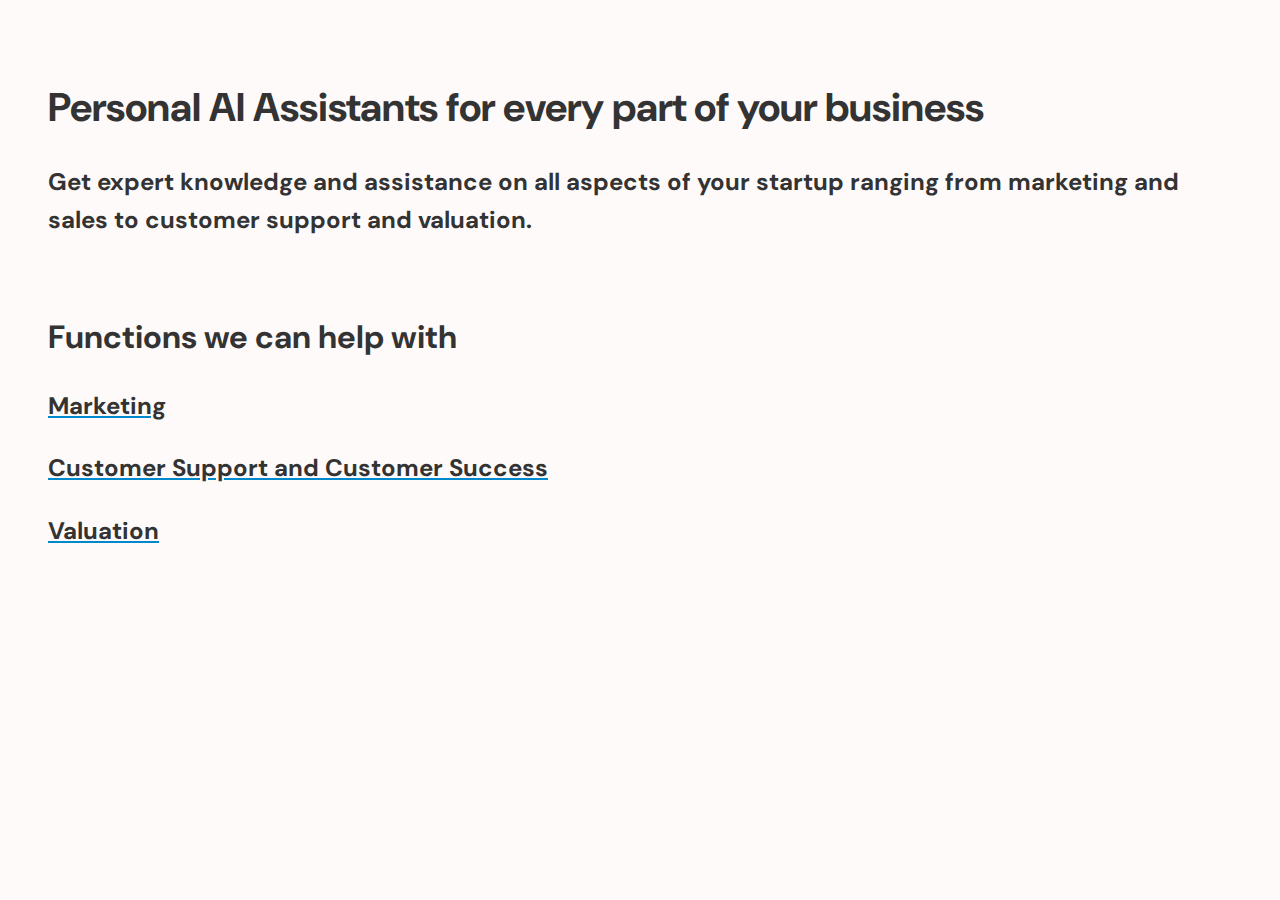
<file: index.html>
<!DOCTYPE html>
<html lang="en">
<head>
    <meta charset="UTF-8">
    <meta name="viewport" content="width=device-width, initial-scale=1.0">
    <title>Home</title>
    <link rel="preconnect" href="https://fonts.googleapis.com">
    <link rel="preconnect" href="https://fonts.gstatic.com" crossorigin>
    <link href="https://fonts.googleapis.com/css2?family=DM+Sans:wght@400;500;700&family=Playfair+Display:wght@400;500;600;700&display=swap" rel="stylesheet">
    <link rel="stylesheet" type="text/css" href="styles.css">
</head>
<body>
    <h1>Personal AI Assistants for every part of your business</h1>
    <h3>Get expert knowledge and assistance on all aspects of your startup ranging from marketing and sales to customer support and valuation.</h3>

    <br>
    <h2>Functions we can help with</h2>
    <a href="marketing.html" target=”_blank”><h3>Marketing</h3></a>
    <a href="customer_support.html" target=”_blank”><h3>Customer Support and Customer Success</h3></a>
    <a href="valuation.html" target=”_blank”><h3>Valuation</h3></a>


</body>
</html>
</file>
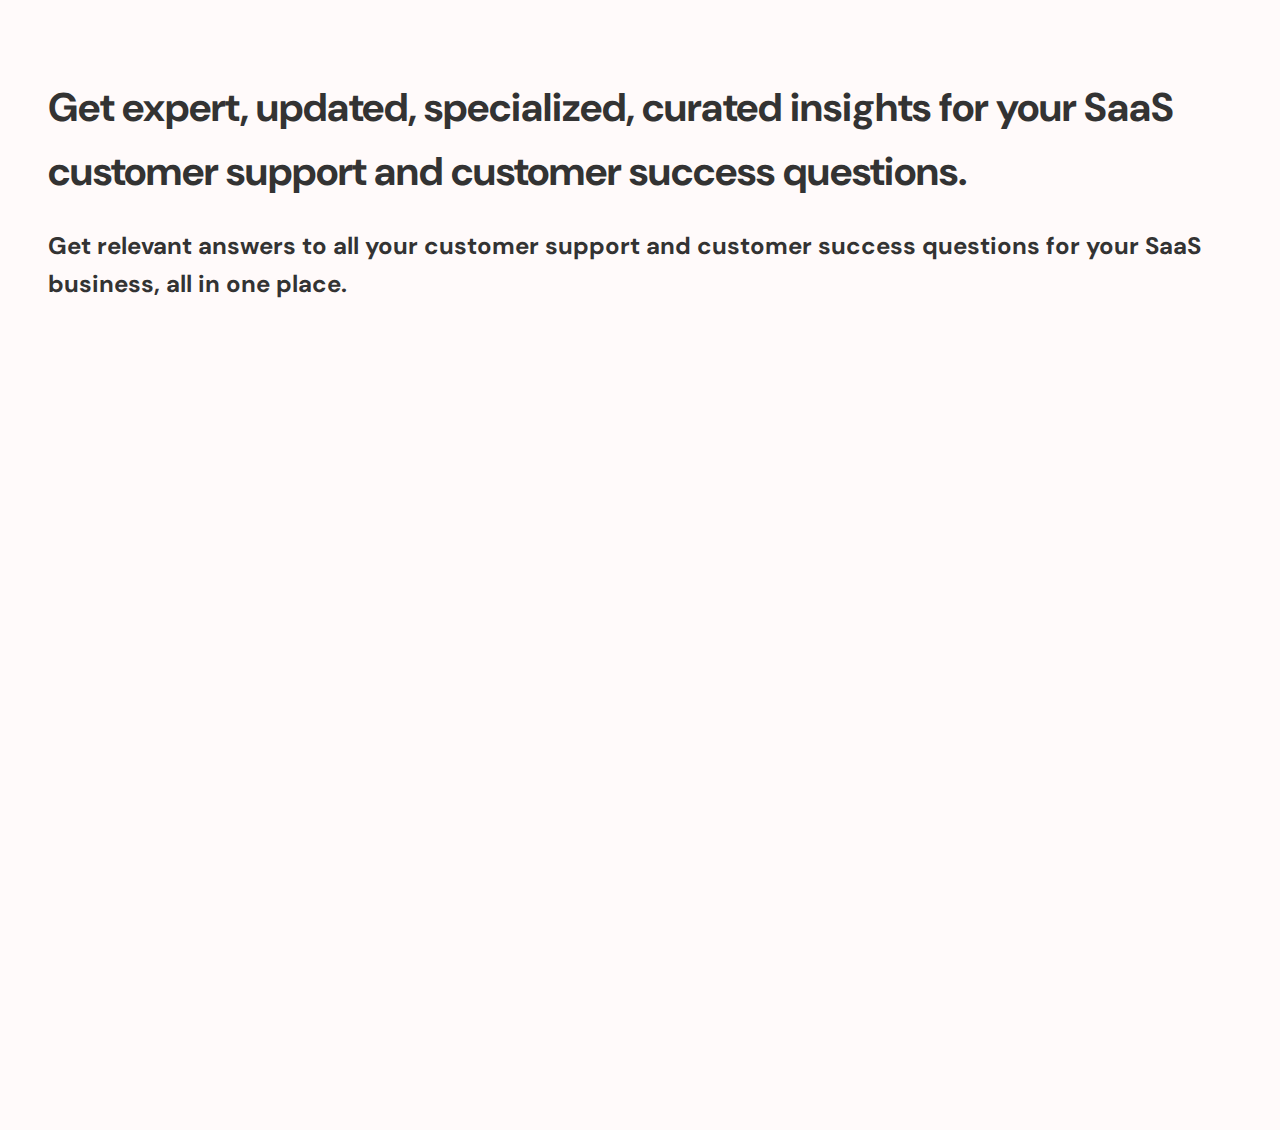
<file: customer_support.html>
<!DOCTYPE html>
<html lang="en">
<head>
    <meta charset="UTF-8">
    <meta name="viewport" content="width=device-width, initial-scale=1.0">
    <title>Customer support</title>
    <link rel="preconnect" href="https://fonts.googleapis.com">
    <link rel="preconnect" href="https://fonts.gstatic.com" crossorigin>
    <link href="https://fonts.googleapis.com/css2?family=DM+Sans:wght@400;500;700&family=Playfair+Display:wght@400;500;600;700&display=swap" rel="stylesheet">
    <link rel="stylesheet" type="text/css" href="styles.css">
</head>
<body>
    <h1>Get expert, updated, specialized, curated insights for your SaaS customer support and customer success questions.</h1>
    <h3>Get relevant answers to all your customer support and customer success questions for your SaaS business, all in one place.</h3>
    <br><br>
    
    <iframe
    src="https://chat.dante-ai.com/embed?kb_id=c4eec5cb-d799-49c8-b399-53e24ededf8a&token=05902182-d8d2-42ff-a6ff-94d5d37ecb1b&modeltype=gpt-3.5-turbo&logo=ZmFsc2U=&mode=false"
    allow="clipboard-write; microphone"
    width="100%"
    height="700"
    frameborder="0"
    ></iframe>

</body>
</html>
</file>
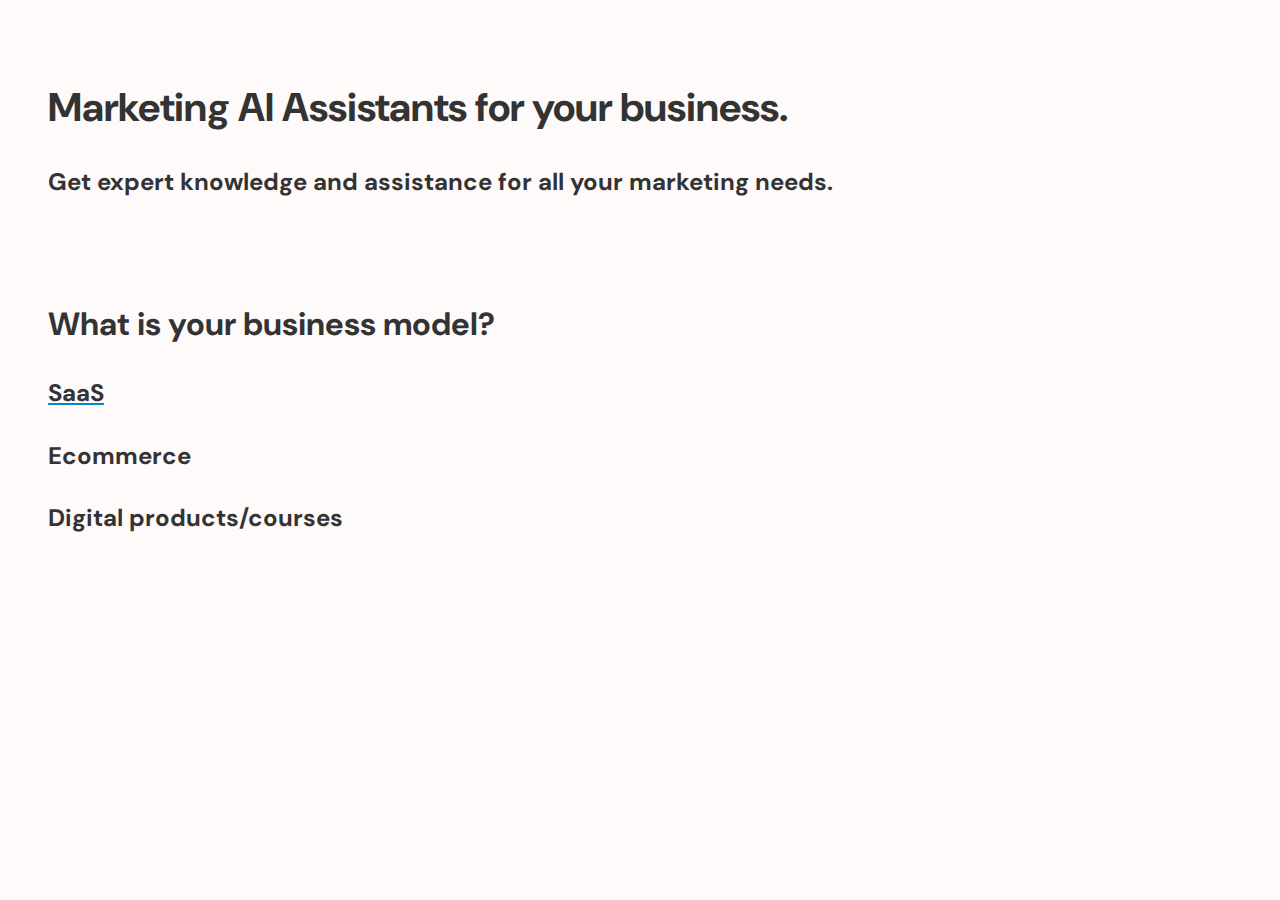
<file: marketing.html>
<!DOCTYPE html>
<html lang="en">
<head>
    <meta charset="UTF-8">
    <meta name="viewport" content="width=device-width, initial-scale=1.0">
    <title>Marketing Home Page</title>
    <link rel="preconnect" href="https://fonts.googleapis.com">
    <link rel="preconnect" href="https://fonts.gstatic.com" crossorigin>
    <link href="https://fonts.googleapis.com/css2?family=DM+Sans:wght@400;500;700&family=Playfair+Display:wght@400;500;600;700&display=swap" rel="stylesheet">
    <link rel="stylesheet" type="text/css" href="styles.css">
</head>
<body>
    <h1>Marketing AI Assistants for your business.</h1>
    <h3>Get expert knowledge and assistance for all your marketing needs.</h3>
    <br><br>

    <h2>What is your business model?</h2>
    <a href="saas_marketing.html" target=”_blank”><h3>SaaS</h3></a>
    <h3>Ecommerce</h3>
    <h3>Digital products/courses</h3>

</body>
</html>
</file>
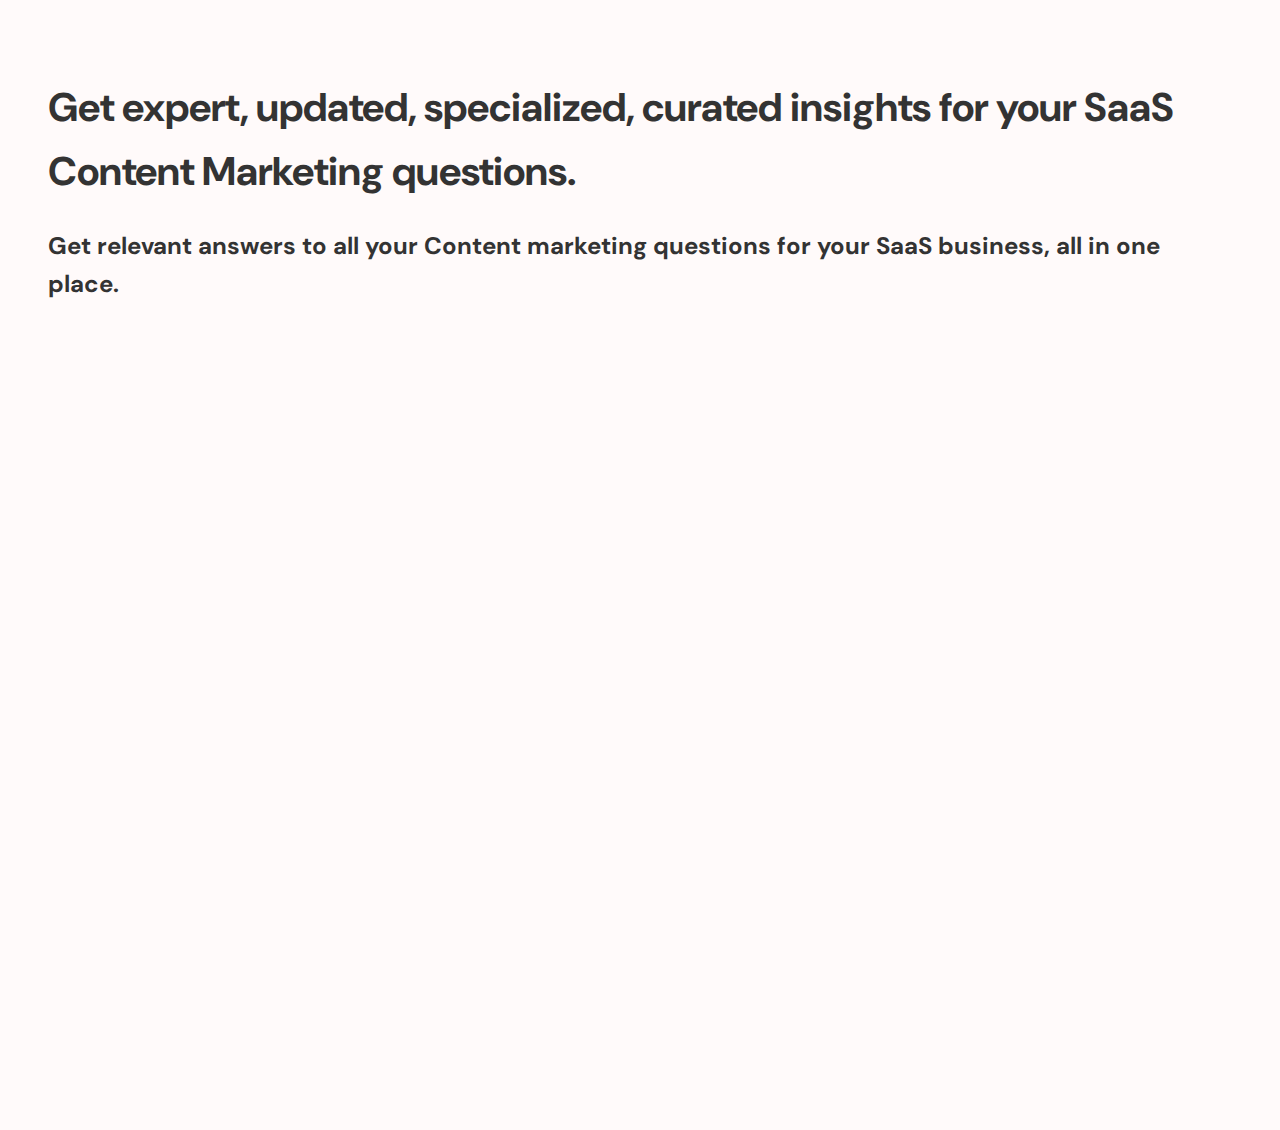
<file: saas_content_marketing.html>
<!DOCTYPE html>
<html lang="en">
<head>
    <meta charset="UTF-8">
    <meta name="viewport" content="width=device-width, initial-scale=1.0">
    <title>SaaS SEO page</title>
    <link rel="preconnect" href="https://fonts.googleapis.com">
    <link rel="preconnect" href="https://fonts.gstatic.com" crossorigin>
    <link href="https://fonts.googleapis.com/css2?family=DM+Sans:wght@400;500;700&family=Playfair+Display:wght@400;500;600;700&display=swap" rel="stylesheet">
    <link rel="stylesheet" type="text/css" href="styles.css">
</head>
<body>
    <h1>Get expert, updated, specialized, curated insights for your SaaS Content Marketing questions.</h1>
    <h3>Get relevant answers to all your Content marketing questions for your SaaS business, all in one place.</h3>
    <br><br>

    <iframe
        src="https://chat.dante-ai.com/embed?kb_id=39c75f21-9845-4f91-bb54-38d2323ea959&token=7ea7d9a7-9c12-453d-970e-9f2fc37e8631&modeltype=gpt-3.5-turbo&logo=ZmFsc2U=&mode=false"
        width="100%"
        height="700"
        frameborder="0"
    ></iframe>

</body>
</html>
</file>
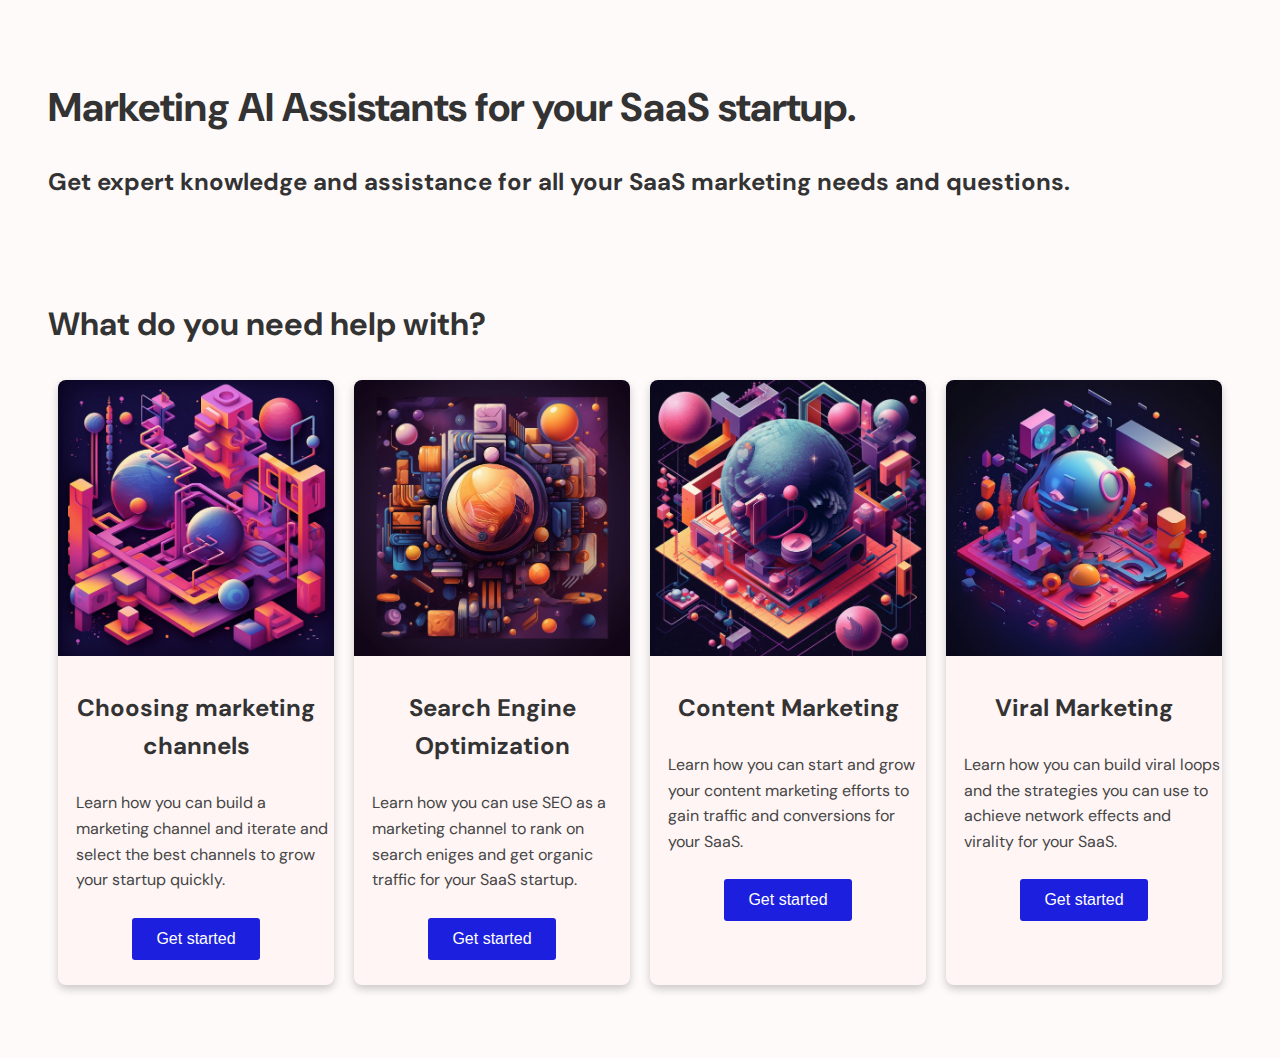
<file: saas_marketing.html>
<!DOCTYPE html>
<html lang="en">
<head>
    <meta charset="UTF-8">
    <meta name="viewport" content="width=device-width, initial-scale=1.0">
    <title>SaaS Marketing Home page</title>
    <link rel="preconnect" href="https://fonts.googleapis.com">
    <link rel="preconnect" href="https://fonts.gstatic.com" crossorigin>
    <link href="https://fonts.googleapis.com/css2?family=DM+Sans:wght@400;500;700&family=Playfair+Display:wght@400;500;600;700&display=swap" rel="stylesheet">
    <link rel="stylesheet" type="text/css" href="styles.css">
</head>
<body>
    <h1>Marketing AI Assistants for your SaaS startup.</h1>
    <h3>Get expert knowledge and assistance for all your SaaS marketing needs and questions.</h3>
    <br><br>

    <h2>What do you need help with?</h2>

    <div class="product-container">
        <div class="product-card">
            <img src="marketing_strategy.png" alt="Product Image" class="product-image">
            <h2 class="product-title">Choosing marketing channels</h2>
            <p class="product-description">Learn how you can build a marketing channel and iterate and select the best channels to grow your startup quickly.</p>
            <a href="saas_marketing_strategy.html"><button class="product-button">Get started</button></a>
        </div>
    
        <div class="product-card">
            <img src="saas_seo.png" alt="Product Image" class="product-image">
            <h2 class="product-title">Search Engine Optimization</h2>
            <p class="product-description">Learn how you can use SEO as a marketing channel to rank on search eniges and get organic traffic for your SaaS startup.</p>
            <a href="saas_seo.html"><button class="product-button">Get started</button></a>
        </div>
    
        <div class="product-card">
            <img src="saas_content.png" alt="Product Image" class="product-image">
            <h2 class="product-title">Content Marketing</h2>
            <p class="product-description">Learn how you can start and grow your content marketing efforts to gain traffic and conversions for your SaaS.</p>
            <a href="saas_content_marketing.html"><button class="product-button">Get started</button></a>
        </div>
    
        <div class="product-card">
            <img src="viral_saas.png" alt="Product Image" class="product-image">
            <h2 class="product-title">Viral Marketing</h2>
            <p class="product-description">Learn how you can build viral loops and the strategies you can use to achieve network effects and virality for your SaaS.</p>
            <a href="saas_viral_marketing.html"><button class="product-button">Get started</button></a>
        </div>
    </div>


      


<!-- 
    <a href="saas_marketing_strategy.html" target=”_blank”><h3>Choosing marketing channels</h3></a>
    <a href="saas_seo.html" target=”_blank”><h3>Search Engine Optimization</h3></a>
    <a href="saas_content_marketing.html" target=”_blank”><h3>Content Marketing</h3></a>
    <a href="saas_viral_marketing.html" target=”_blank”><h3>Viral Marketing</h3></a> -->


</body>
</html>
</file>
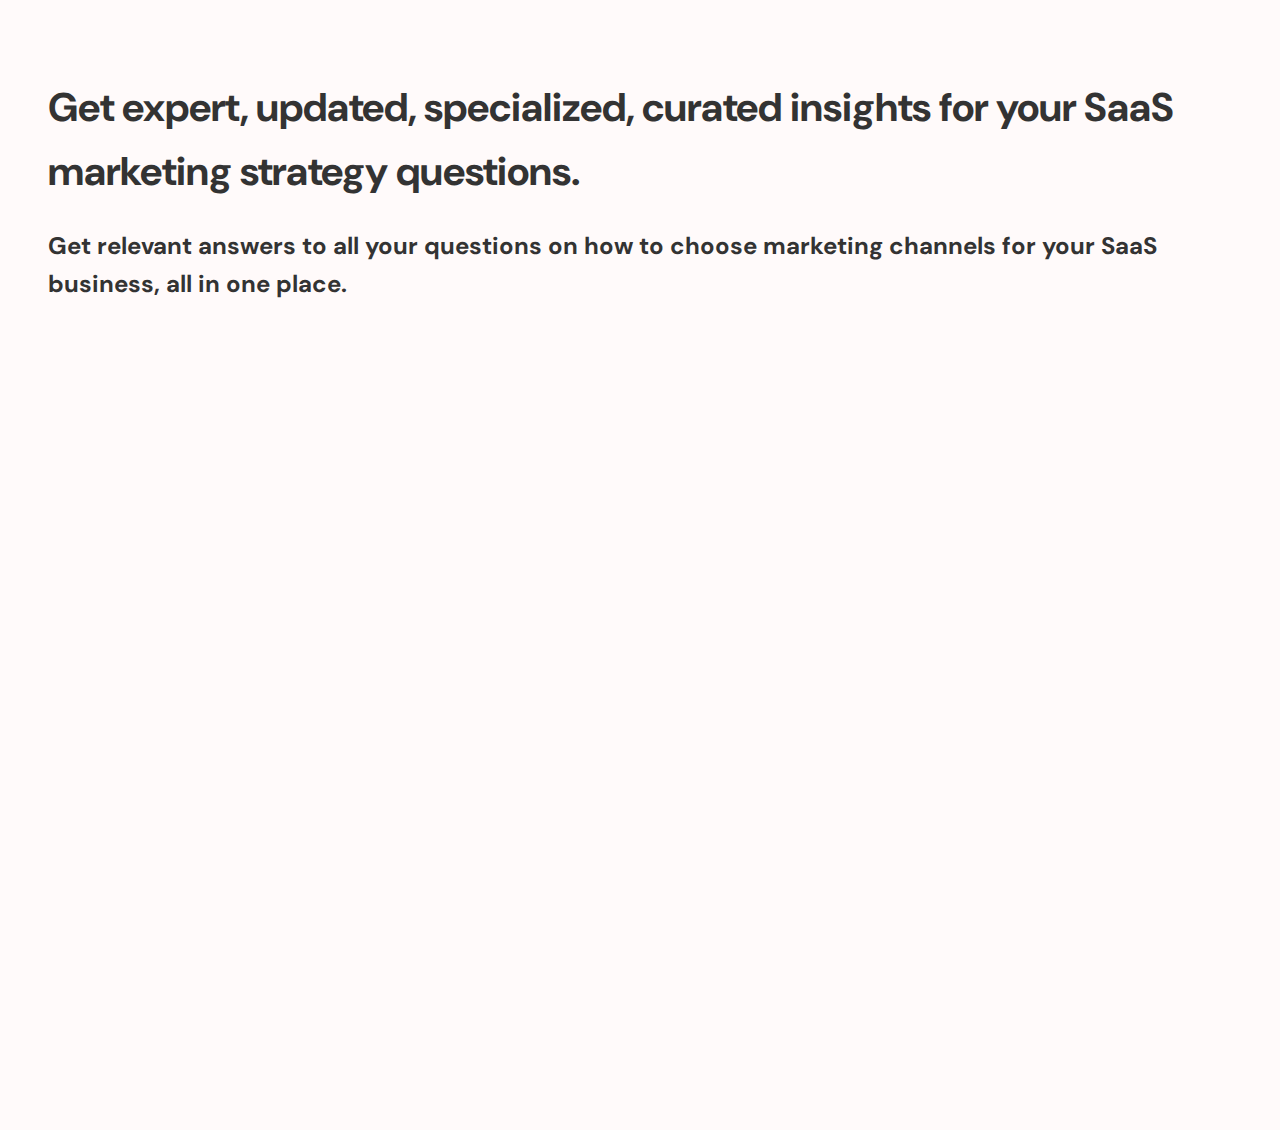
<file: saas_marketing_strategy.html>
<!DOCTYPE html>
<html lang="en">
<head>
    <meta charset="UTF-8">
    <meta name="viewport" content="width=device-width, initial-scale=1.0">
    <title>Marketing Strategy page</title>
    <link rel="preconnect" href="https://fonts.googleapis.com">
    <link rel="preconnect" href="https://fonts.gstatic.com" crossorigin>
    <link href="https://fonts.googleapis.com/css2?family=DM+Sans:wght@400;500;700&family=Playfair+Display:wght@400;500;600;700&display=swap" rel="stylesheet">
    <link rel="stylesheet" type="text/css" href="styles.css">
</head>
<body>
    <h1>Get expert, updated, specialized, curated insights for your SaaS marketing strategy questions.</h1>
    <h3>Get relevant answers to all your questions on how to choose marketing channels for your SaaS business, all in one place.</h3>
    <br><br>

    <iframe
    src="https://chat.dante-ai.com/embed?kb_id=b8c5cebf-3c5d-4cae-83f3-4f5be627b26d&token=b1803e56-69af-49fb-a72a-8289586ae9c1&modeltype=gpt-3.5-turbo&logo=ZmFsc2U=&mode=false"
    allow="clipboard-write"
    width="100%"
    height="700"
    frameborder="0"
    ></iframe>

</body>
</html>
</file>
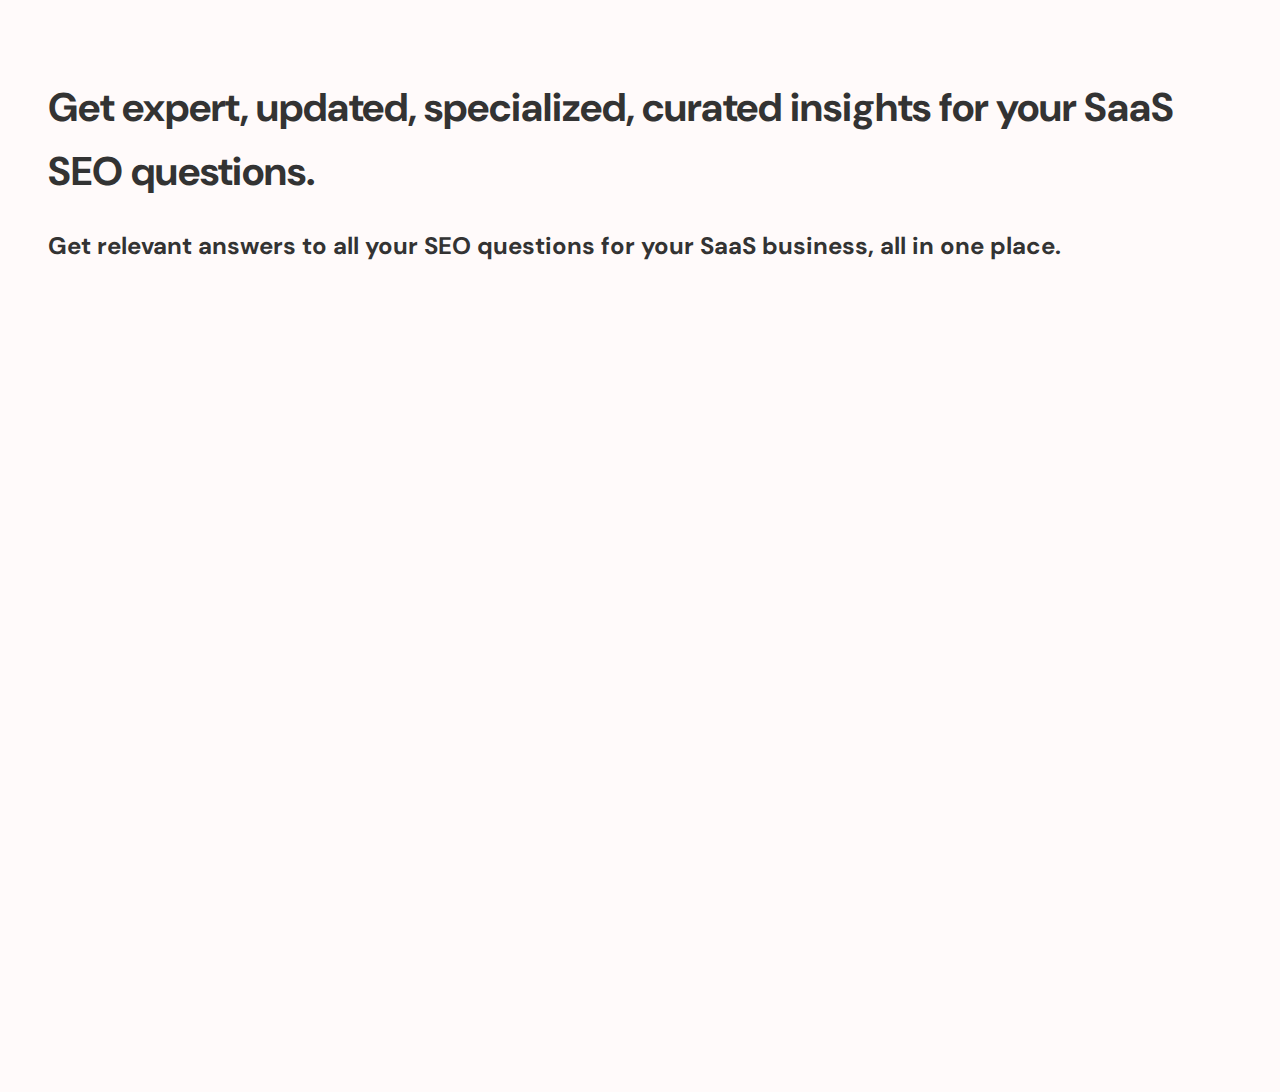
<file: saas_seo.html>
<!DOCTYPE html>
<html lang="en">
<head>
    <meta charset="UTF-8">
    <meta name="viewport" content="width=device-width, initial-scale=1.0">
    <title>SaaS SEO page</title>
    <link rel="preconnect" href="https://fonts.googleapis.com">
    <link rel="preconnect" href="https://fonts.gstatic.com" crossorigin>
    <link href="https://fonts.googleapis.com/css2?family=DM+Sans:wght@400;500;700&family=Playfair+Display:wght@400;500;600;700&display=swap" rel="stylesheet">
    <link rel="stylesheet" type="text/css" href="styles.css">
</head>
<body>
    <h1>Get expert, updated, specialized, curated insights for your SaaS SEO questions.</h1>
    <h3>Get relevant answers to all your SEO questions for your SaaS business, all in one place.</h3>
    <br><br>

    <iframe
        src="https://chat.dante-ai.com/embed?kb_id=3c1cd2f2-b44f-4270-ae12-d55bec408a87&token=ae435067-5c7c-4d0f-92d2-0158e2a799be&modeltype=gpt-3.5-turbo&logo=ZmFsc2U=&mode=false"
        width="100%"
        height="700"
        frameborder="0"
  ></iframe>

</body>
</html>
</file>
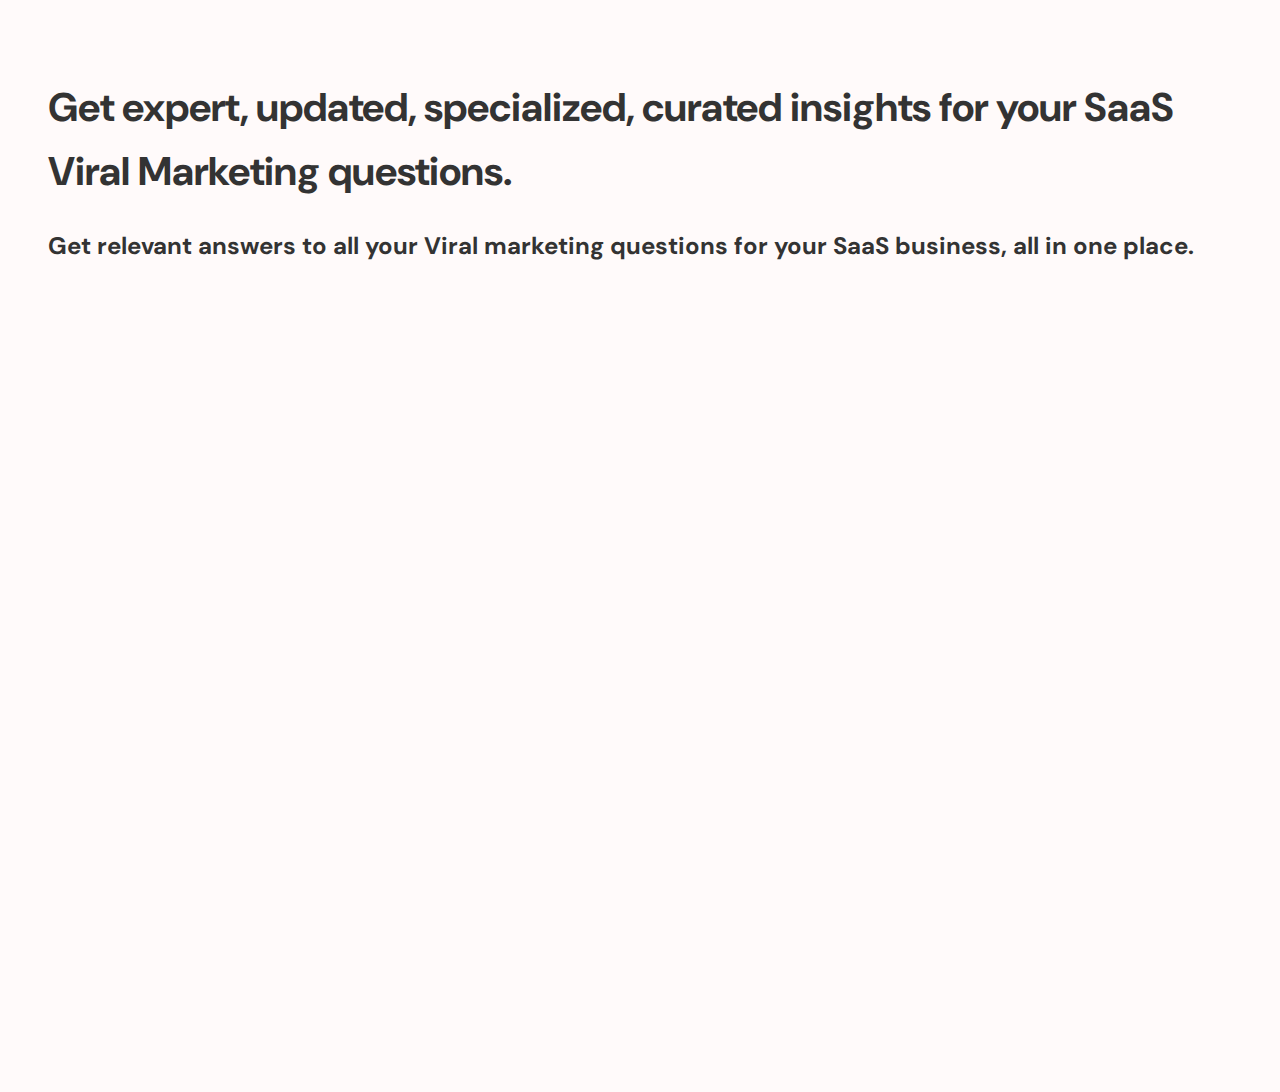
<file: saas_viral_marketing.html>
<!DOCTYPE html>
<html lang="en">
<head>
    <meta charset="UTF-8">
    <meta name="viewport" content="width=device-width, initial-scale=1.0">
    <title>Viral Marketing page</title>
    <link rel="preconnect" href="https://fonts.googleapis.com">
    <link rel="preconnect" href="https://fonts.gstatic.com" crossorigin>
    <link href="https://fonts.googleapis.com/css2?family=DM+Sans:wght@400;500;700&family=Playfair+Display:wght@400;500;600;700&display=swap" rel="stylesheet">
    <link rel="stylesheet" type="text/css" href="styles.css">
</head>
<body>
    <h1>Get expert, updated, specialized, curated insights for your SaaS Viral Marketing questions.</h1>
    <h3>Get relevant answers to all your Viral marketing questions for your SaaS business, all in one place.</h3>
    <br><br>

    <iframe
    src="https://chat.dante-ai.com/embed?kb_id=c3d5ca7b-4bf3-4af0-9573-c64b94de0bb0&token=a76a9534-b9ae-4858-9b40-09a45e6d5d53&modeltype=gpt-3.5-turbo&logo=ZmFsc2U=&mode=false"
    width="100%"
    height="700"
    frameborder="0"
    ></iframe>

</body>
</html>
</file>
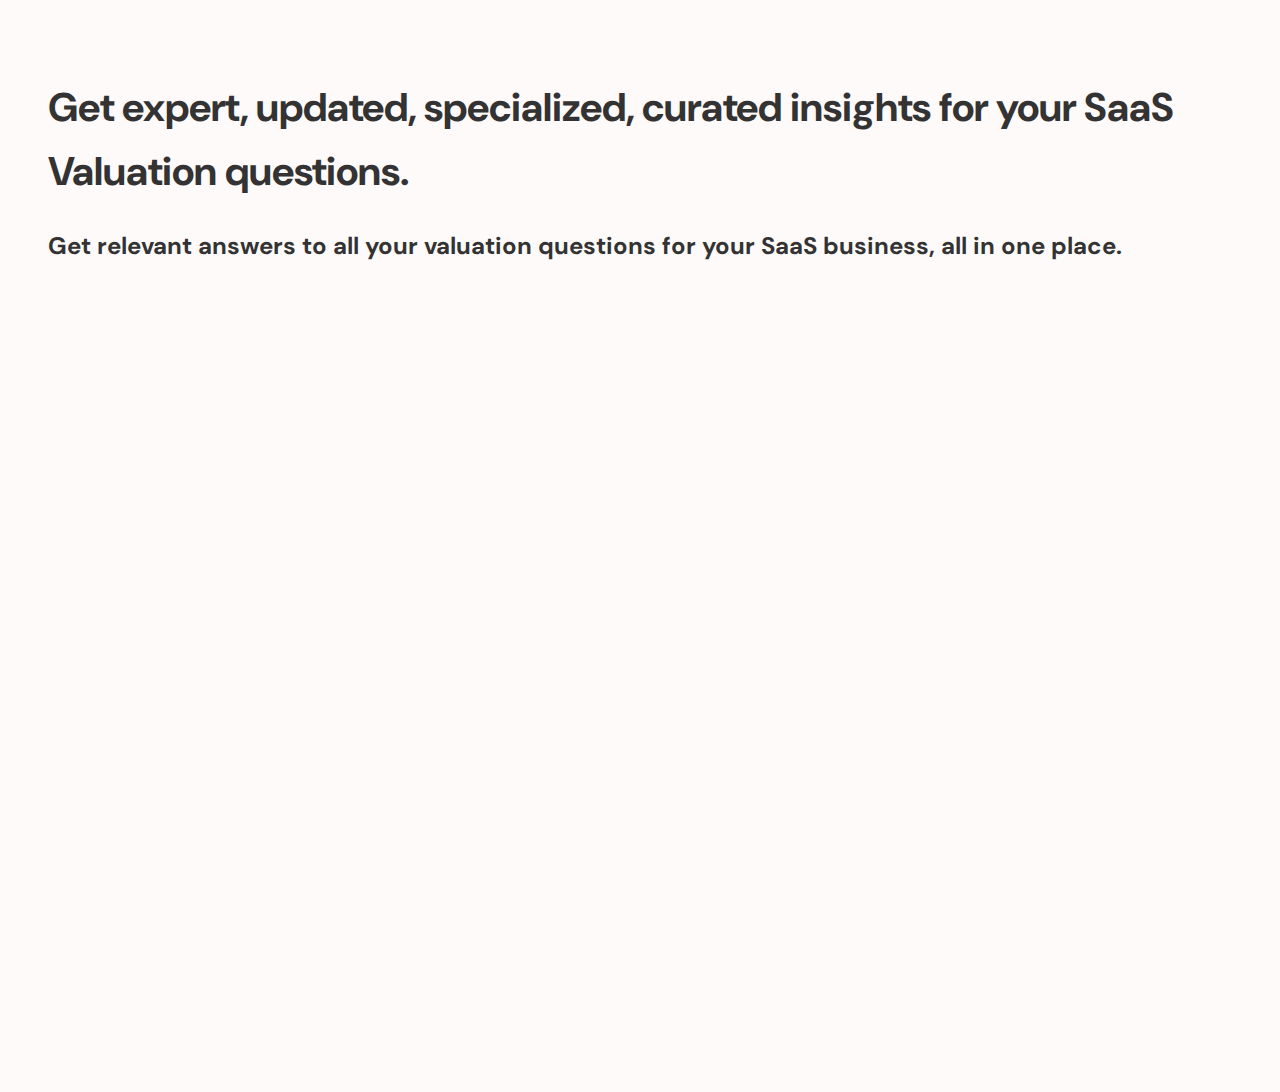
<file: valuation.html>
<!DOCTYPE html>
<html lang="en">
<head>
    <meta charset="UTF-8">
    <meta name="viewport" content="width=device-width, initial-scale=1.0">
    <title>Valuation</title>
    <link rel="preconnect" href="https://fonts.googleapis.com">
    <link rel="preconnect" href="https://fonts.gstatic.com" crossorigin>
    <link href="https://fonts.googleapis.com/css2?family=DM+Sans:wght@400;500;700&family=Playfair+Display:wght@400;500;600;700&display=swap" rel="stylesheet">
    <link rel="stylesheet" type="text/css" href="styles.css">
</head>
<body>
    <h1>Get expert, updated, specialized, curated insights for your SaaS Valuation questions.</h1>
    <h3>Get relevant answers to all your valuation questions for your SaaS business, all in one place.</h3>
    <br><br>
    
    <iframe
    src="https://chat.dante-ai.com/embed?kb_id=90934f44-3786-41fc-a885-9a2d169313ed&token=99983c28-cb72-4abb-8b1f-0e044d207dc1&modeltype=gpt-3.5-turbo&logo=ZmFsc2U=&mode=false"
    allow="clipboard-write; microphone"
    width="95%"
    height="700"
    frameborder="0"
    ></iframe>

</body>
</html>
</file>
<file: styles.css>
body {
    background-color: #fffafa;
    padding: 40px;
    font-family: 'DM Sans', sans-serif;
    line-height: 1.6;
    color: #333;
}

h1, h2, h3 {
    color: #333;
    margin-bottom: 20px;
}

h1 {
    font-size: 2.5em;
}

h2 {
    font-size: 2em;
}

h3 {
    font-size: 1.5em;
}

a {
    color: #0088cc;
    text-decoration: underline;
}

a:hover {
    color: #075ff7;
}



.product-card {
    box-shadow: 0 4px 8px 0 rgba(0, 0, 0, 0.2);
    max-width: 400px;
    margin: auto;
    text-align: center;
    background-color: #fff5f5;
    border-radius: 8px;
    overflow: hidden;
    transition: 0.4s;
  }
  
  .product-card:hover {
    box-shadow: 0 8px 16px 0 rgba(0, 0, 0, 0.2);
  }
  
  .product-image {
    width: 100%;
  }
  
  .product-title {
    color: #333;
    font-size: 1.5em;
    padding: 5px;
  }
  
  .product-description {
    color: #454545;
    /* padding: 0px 15px 10px 10px; */
    text-align: left;
    margin-left: 18px;
    margin-bottom: 25px;
  }
  
  .product-button {
    border: none;
    color: white;
    padding: 12px 24px;
    text-align: center;
    text-decoration: none;
    display: inline-block;
    font-size: 16px;
    transition-duration: 0.4s;
    cursor: pointer;
    background-color: #1c20de;
    margin-bottom: 25px;
    border-radius: 3px;
  }
  
  .product-button:hover {
    background-color: #721dc7;
    color: white;
  }

.product-container {
    display: flex;
    flex-wrap: wrap;
    justify-content: space-around;
}

.product-card {
    flex: 1 1 20%;
    margin: 10px;
    margin-bottom: 25px;
    box-sizing: border-box;
}

@media screen and (max-width: 600px) {
    .product-card {
        flex: 1 1 100%;
    }
}
</file>
